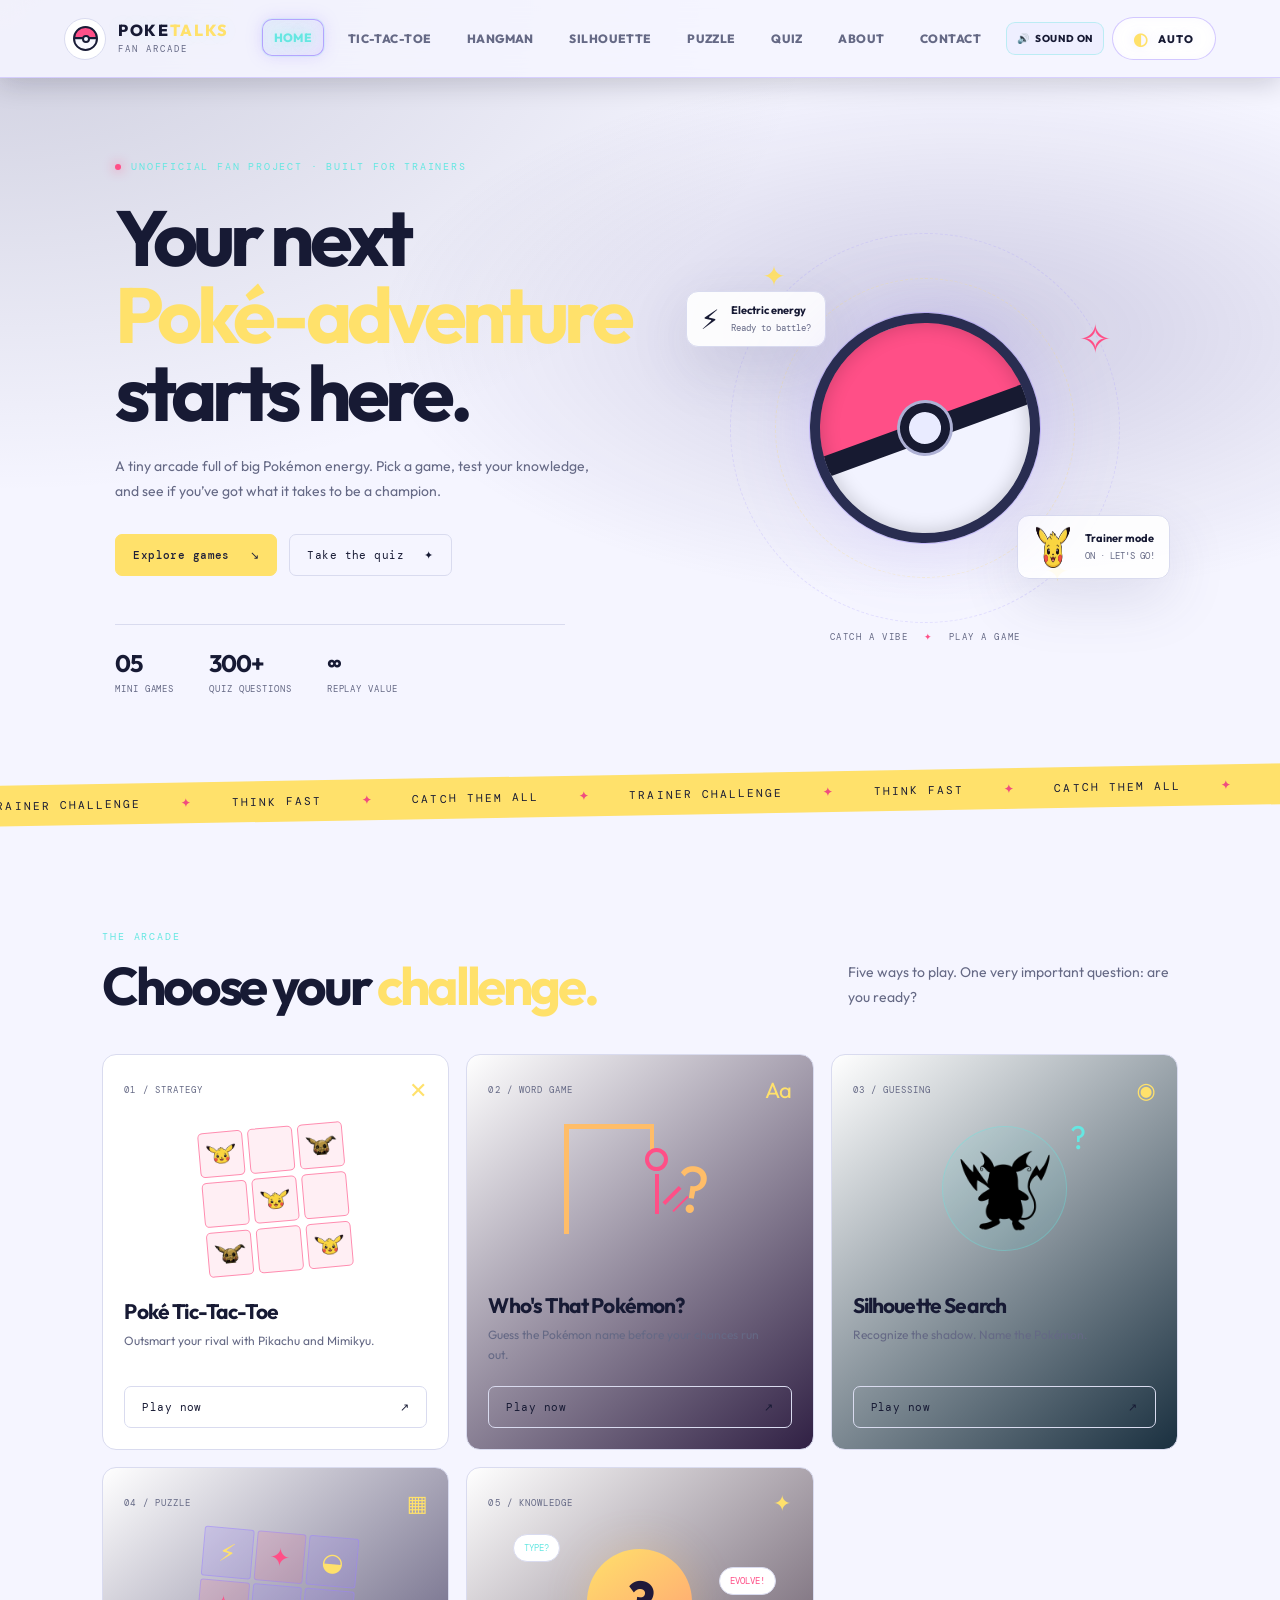
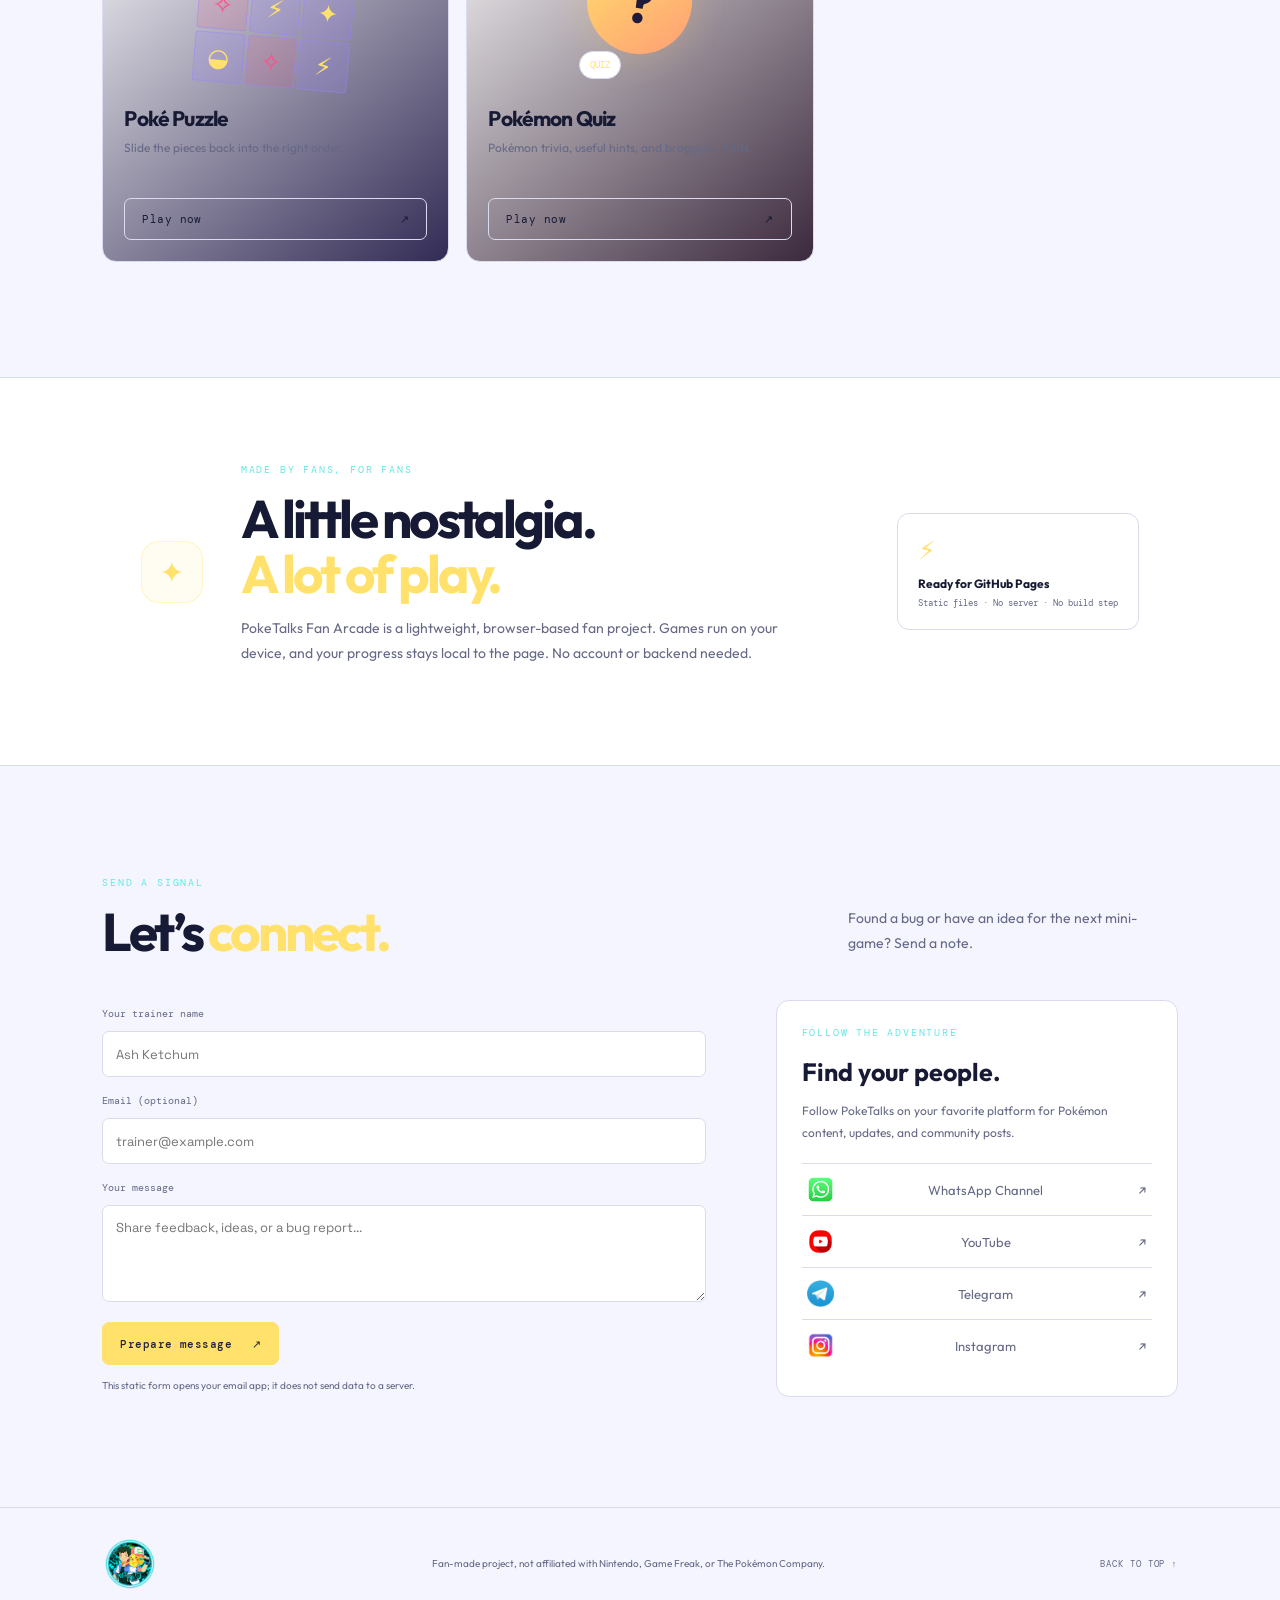
<file: index.html>
<!doctype html>
<html lang="en"><head><meta charset="utf-8"><meta name="viewport" content="width=device-width,initial-scale=1"><meta name="theme-color" content="#101329"><meta name="description" content="A fan-made Pokémon mini-game arcade."><title>PokeTalks — Fan Arcade</title><link rel="preconnect" href="https://fonts.googleapis.com"><link rel="preconnect" href="https://fonts.gstatic.com" crossorigin><link href="https://fonts.googleapis.com/css2?family=Outfit:wght@400;500;600;700;800&family=Space+Grotesk:wght@400;500;600;700&family=DM+Mono:wght@400;500&display=swap" rel="stylesheet"><link rel="stylesheet" href="style.css"></head>
<body><div class="cursor-glow" id="cursorGlow"></div>
<header class="topbar"><div class="brand"><button id="profileBtn" class="profile-btn" aria-label="Open social links"><span class="profile-ball"><i></i></span></button><a href="#home" class="brand-name" aria-label="PokeTalks home">POKE<span>TALKS</span><small>FAN ARCADE</small></a><div class="social-pop" id="socialPop">
<div class="path-line"></div>
<a href="https://whatsapp.com/channel/0029Vb8qEqT0gcfLlgUGkj16" target="_blank" rel="noopener noreferrer"><img src="whatsapp.png" alt=""> <span>WhatsApp Channel</span></a>
<a href="https://youtube.com/@poketalks_yt" target="_blank" rel="noopener noreferrer"><img src="youtube.png" alt=""> <span>YouTube</span></a>
<a href="https://t.me/PokeTalks_Official" target="_blank" rel="noopener noreferrer"><img src="telegram.png" alt=""> <span>Telegram</span></a>
<a href="https://instagram.com/poketalks3" target="_blank" rel="noopener noreferrer"><img src="instagram.png" alt=""> <span>Instagram</span></a>
</div></div>
<nav class="nav-links" aria-label="Main navigation"><a class="nav-home" href="#home">Home</a><a href="#tic-game">Tic-Tac-Toe</a><a href="#hangman-game">Hangman</a><a href="#silhouette-game">Silhouette</a><a href="#puzzle-game">Puzzle</a><a href="#quiz">Quiz</a><a href="#about">About</a><a href="#contact">Contact</a></nav><div class="nav-right"><button id="soundToggle" class="sound-toggle" type="button" aria-pressed="false" title="Mute sound effects"><span id="soundIcon">🔊</span><span id="soundLabel">SOUND ON</span></button><button id="themeBtn" class="theme-btn" title="Cycle auto, light and dark mode"><span id="themeIcon">◐</span><span id="themeLabel">AUTO</span></button><button class="menu-btn" id="menuBtn" aria-label="Toggle menu">☰</button></div></header>
<main id="home"><section class="hero"><div class="hero-copy"><div class="eyebrow"><span class="live-dot"></span> UNOFFICIAL FAN PROJECT · BUILT FOR TRAINERS</div><h1>Your next<br><span>Poké-adventure</span><br>starts here.</h1><p>A tiny arcade full of big Pokémon energy. Pick a game, test your knowledge, and see if you’ve got what it takes to be a champion.</p><div class="hero-actions"><a class="btn primary" href="#games">Explore games <span>↘</span></a><a class="btn ghost" href="#quiz">Take the quiz <span>✦</span></a></div><div class="hero-stats"><div><strong>05</strong><span>MINI GAMES</span></div><div><strong>300+</strong><span>QUIZ QUESTIONS</span></div><div><strong>∞</strong><span>REPLAY VALUE</span></div></div></div><div class="hero-art"><div class="orbit orbit-one"></div><div class="orbit orbit-two"></div><div class="spark s1">✦</div><div class="spark s2">✧</div><div class="spark s3">✦</div><button type="button" class="hero-pokeball" id="heroPokeball" aria-label="Activate Poké Ball" title="Click to activate the Poké Ball"><span class="ball-top"></span><span class="ball-band"></span><span class="ball-button"></span><span class="ball-core" aria-hidden="true">✦</span></button><div class="ball-message" id="ballMessage" role="status" aria-live="polite">Tap the Poké Ball!</div><div class="float-card card-electric"><span>⚡</span><div><b>Electric energy</b><small>Ready to battle?</small></div></div><div class="float-card card-trainer"><img src="pikachu.png" alt="Pikachu-style fan icon"><div><b>Trainer mode</b><small>ON · LET'S GO!</small></div></div><div class="hero-caption">CATCH A VIBE <span>✦</span> PLAY A GAME</div></div></section>
<div class="ticker"><div>TRAINER CHALLENGE <b>✦</b> THINK FAST <b>✦</b> CATCH THEM ALL <b>✦</b> TRAINER CHALLENGE <b>✦</b> THINK FAST <b>✦</b> CATCH THEM ALL <b>✦</b></div></div>
<section id="games" class="section games-section"><div class="section-heading"><div><div class="eyebrow">THE ARCADE</div><h2>Choose your <span>challenge.</span></h2></div><p>Five ways to play. One very important question: are you ready?</p></div><div class="game-grid">
<article class="game-card game-tic" id="tic-game"><div class="card-top"><span class="game-number">01 / STRATEGY</span><span class="game-icon">✕</span></div><div class="mini-board"><div><img src="pikachu.png" alt="Pikachu marker"></div><div></div><div><img src="mimikyu.png" alt="Mimikyu marker"></div><div></div><div><img src="pikachu.png" alt="Pikachu marker"></div><div></div><div><img src="mimikyu.png" alt="Mimikyu marker"></div><div></div><div><img src="pikachu.png" alt="Pikachu marker"></div></div><h3>Poké Tic-Tac-Toe</h3><p>Outsmart your rival with Pikachu and Mimikyu.</p><button class="btn card-btn" data-open="tic">Play now <span>↗</span></button></article>
<article class="game-card game-hang" id="hangman-game"><div class="card-top"><span class="game-number">02 / WORD GAME</span><span class="game-icon">Aa</span></div><div class="hang-art"><div class="gallows"><i></i><b></b><em></em><span></span></div><div class="hang-monster">?</div></div><h3>Who's That Pokémon?</h3><p>Guess the Pokémon name before your chances run out.</p><button class="btn card-btn" data-open="hangman">Play now <span>↗</span></button></article>
<article class="game-card game-sil" id="silhouette-game"><div class="card-top"><span class="game-number">03 / GUESSING</span><span class="game-icon">◉</span></div><div class="sil-art"><div class="sil-circle"><img id="cardSilhouette" src="silhouette1.png" alt="Mystery Pokémon silhouette"></div><span class="question-mark">?</span></div><h3>Silhouette Search</h3><p>Recognize the shadow. Name the Pokémon.</p><button class="btn card-btn" data-open="silhouette">Play now <span>↗</span></button></article>
<article class="game-card game-puzzle" id="puzzle-game"><div class="card-top"><span class="game-number">04 / PUZZLE</span><span class="game-icon">▦</span></div><div class="puzzle-preview"><div class="puzzle-piece p1">⚡</div><div class="puzzle-piece p2">✦</div><div class="puzzle-piece p3">◒</div><div class="puzzle-piece p4">✧</div><div class="puzzle-piece p5">⚡</div><div class="puzzle-piece p6">✦</div><div class="puzzle-piece p7">◒</div><div class="puzzle-piece p8">✧</div><div class="puzzle-piece p9">⚡</div></div><h3>Poké Puzzle</h3><p>Slide the pieces back into the right order.</p><button class="btn card-btn" data-open="puzzle">Play now <span>↗</span></button></article>
<article class="game-card game-quiz" id="quiz"><div class="card-top"><span class="game-number">05 / KNOWLEDGE</span><span class="game-icon">✦</span></div><div class="quiz-art"><div class="quiz-orb">?</div><div class="quiz-pill pill-a">TYPE?</div><div class="quiz-pill pill-b">EVOLVE!</div><div class="quiz-pill pill-c">QUIZ</div></div><h3>Pokémon Quiz</h3><p>Pokémon trivia, useful hints, and bragging rights.</p><button class="btn card-btn" data-open="quiz">Play now <span>↗</span></button></article>
</div></section>
<section id="about" class="about-section"><div class="about-icon">✦</div><div><div class="eyebrow">MADE BY FANS, FOR FANS</div><h2>A little nostalgia.<br><span>A lot of play.</span></h2><p>PokeTalks Fan Arcade is a lightweight, browser-based fan project. Games run on your device, and your progress stays local to the page. No account or backend needed.</p></div><div class="about-note"><span>⚡</span><b>Ready for GitHub Pages</b><small>Static files · No server · No build step</small></div></section>
<section id="contact" class="contact-section"><div class="section-heading"><div><div class="eyebrow">SEND A SIGNAL</div><h2>Let’s <span>connect.</span></h2></div><p>Found a bug or have an idea for the next mini-game? Send a note.</p></div><div class="contact-grid"><form id="feedbackForm" class="feedback-form"><label for="name">Your trainer name</label><input id="name" name="name" required maxlength="80" placeholder="Ash Ketchum"><label for="email">Email (optional)</label><input id="email" name="email" type="email" placeholder="trainer@example.com"><label for="message">Your message</label><textarea id="message" name="message" required rows="4" maxlength="1500" placeholder="Share feedback, ideas, or a bug report..."></textarea><button class="btn primary" type="submit">Prepare message <span>↗</span></button><p class="form-note" id="formNote">This static form opens your email app; it does not send data to a server.</p></form><div class="social-panel">
<div class="eyebrow">FOLLOW THE ADVENTURE</div>
<h3>Find your people.</h3>
<p>Follow PokeTalks on your favorite platform for Pokémon content, updates, and community posts.</p>
<a href="https://whatsapp.com/channel/0029Vb8qEqT0gcfLlgUGkj16" target="_blank" rel="noopener noreferrer"><img src="whatsapp.png" alt=""> <span>WhatsApp Channel</span><span>↗</span></a>
<a href="https://youtube.com/@poketalks_yt" target="_blank" rel="noopener noreferrer"><img src="youtube.png" alt=""> <span>YouTube</span><span>↗</span></a>
<a href="https://t.me/PokeTalks_Official" target="_blank" rel="noopener noreferrer"><img src="telegram.png" alt=""> <span>Telegram</span><span>↗</span></a>
<a href="https://instagram.com/poketalks3" target="_blank" rel="noopener noreferrer"><img src="instagram.png" alt=""> <span>Instagram</span><span>↗</span></a>
</div></div></section></main>
<footer>
<a class="brand-name brand-logo-link" href="#home" aria-label="PokeTalks home">
    <img src="logo.png" alt="PokeTalks Logo" class="site-logo">
</a>
<p>Fan-made project, not affiliated with Nintendo, Game Freak, or The Pokémon Company.</p><a href="#home" class="back-top">BACK TO TOP ↑</a></footer>
<div class="modal-backdrop" id="gameModal" aria-hidden="true"><section class="game-modal" role="dialog" aria-modal="true" aria-labelledby="modalTitle"><button class="modal-close" id="closeModal" aria-label="Close game">×</button><div class="eyebrow">POKETALKS ARCADE</div><h2 id="modalTitle">Game title</h2><div id="modalBody"></div></section></div><script src="app.js"></script></body></html>
</file>
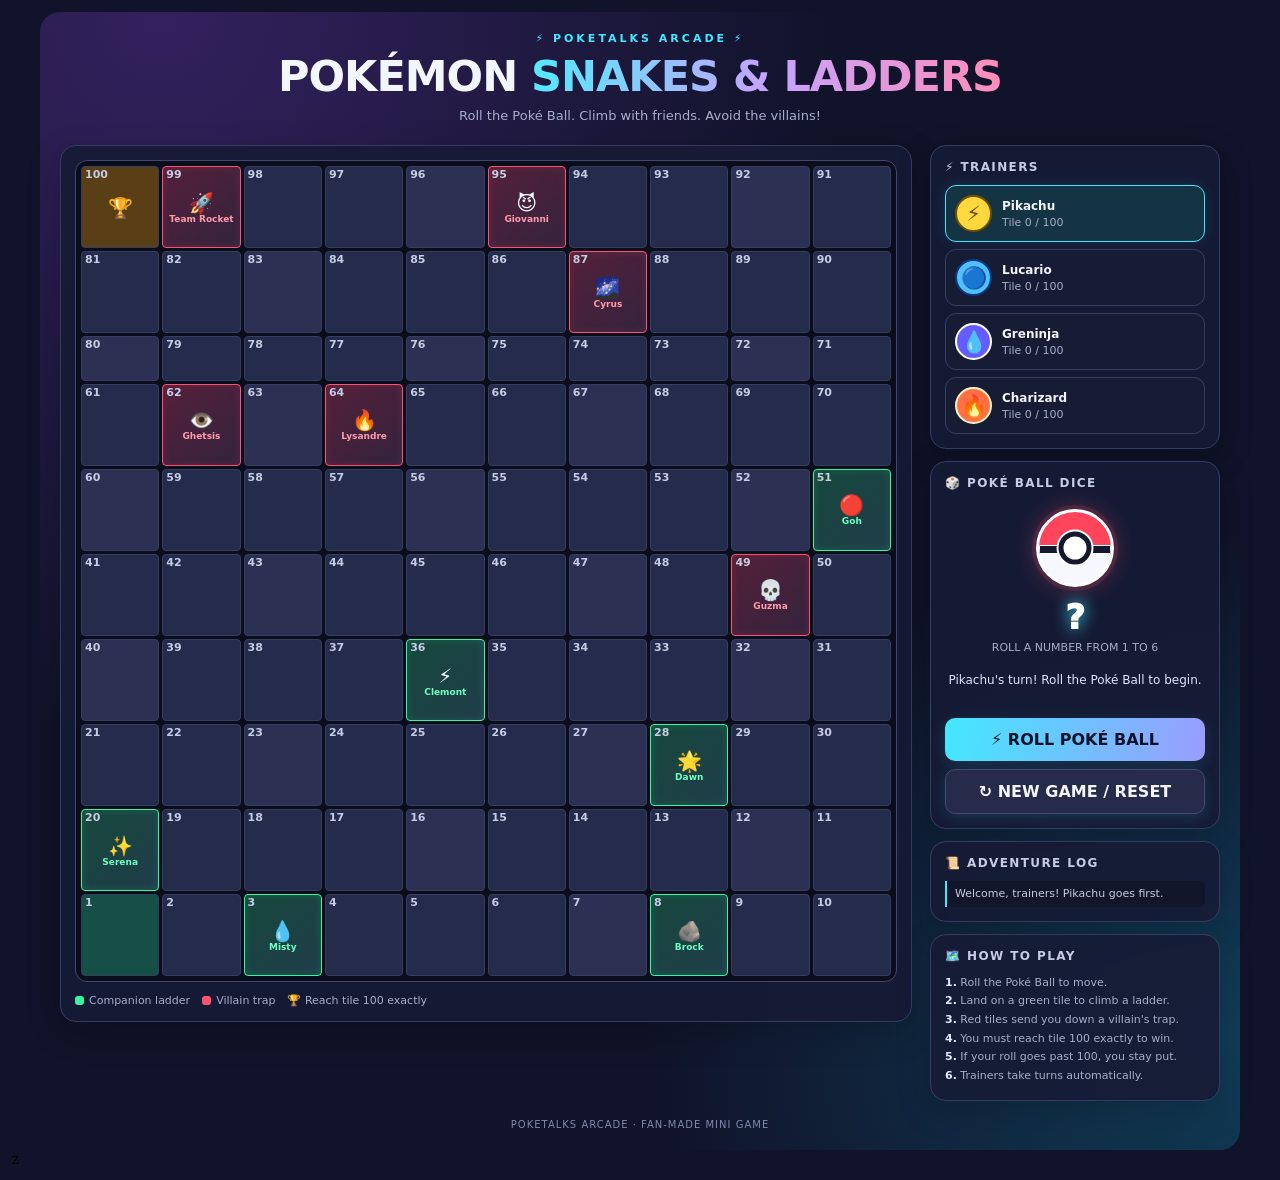
<file: games/SnakeLadder/index.html>
<!DOCTYPE html>
<html lang="en">
<head>
<meta charset="UTF-8">
<meta name="viewport" content="width=device-width, initial-scale=1">
<meta name="theme-color" content="#101329">
<title>Pokémon Snakes & Ladders | PokeTalks Arcade</title>

<style>
#pokeSnake {
  --bg: #101329;
  --panel: #191e3b;
  --text: #f4f6ff;
  --muted: #a6aecb;
  --cyan: #43e8ff;
  --green: #39f5a0;
  --red: #ff526e;
  color: var(--text);
  background:
    radial-gradient(ellipse at 10% 0%, #33215e 0, transparent 45%),
    radial-gradient(ellipse at 100% 90%, #103e58 0, transparent 35%),
    var(--bg);
  font-family: system-ui, -apple-system, sans-serif;
  padding: 20px;
  border-radius: 20px;
  box-sizing: border-box;
  max-width: 1200px;
  margin: 0 auto;
}
#pokeSnake * { box-sizing: border-box; }
#pokeSnake button { font: inherit; cursor: pointer; }
#pokeSnake .ps-header { text-align:center; margin-bottom:22px; }
#pokeSnake .ps-eyebrow {
  color: var(--cyan); letter-spacing:3px; font-size:11px;
  font-weight:900; text-transform:uppercase;
}
#pokeSnake h1 {
  margin:8px 0; line-height:1.1;
  font-size:clamp(25px,5vw,43px);
  letter-spacing:-1px;
}
#pokeSnake .ps-gradient {
  background:linear-gradient(90deg,#54eaff,#c5a4ff,#ff8dba);
  -webkit-background-clip:text; background-clip:text;
  color:transparent;
}
#pokeSnake .ps-subtitle { color:var(--muted); font-size:13px; }
#pokeSnake .ps-layout {
  display:grid; grid-template-columns:minmax(0,1fr) 290px;
  gap:18px; align-items:start;
}
#pokeSnake .ps-panel {
  background:rgba(22,27,53,.91);
  border:1px solid #353c62; border-radius:16px;
  padding:14px; min-width:0;
  box-shadow:0 10px 35px #0003;
}
#pokeSnake .ps-board {
  display:grid; grid-template-columns:repeat(10,minmax(0,1fr));
  gap:3px; padding:5px;
  background:#0a0d1c; border:1px solid #40486c;
  border-radius:12px; aspect-ratio:1;
}
#pokeSnake .ps-tile {
  position:relative; min-width:0; min-height:0;
  border-radius:4px; overflow:hidden;
  display:flex; align-items:center; justify-content:center;
  flex-direction:column; gap:1px;
  background:#242b4b; border:1px solid #363e60;
}
#pokeSnake .ps-tile:nth-child(4n+1) { background:#2c3153; }
#pokeSnake .ps-tile.ps-start { background:#164e48; }
#pokeSnake .ps-tile.ps-finish { background:#5a3e16; }
#pokeSnake .ps-num {
  position:absolute; top:2px; left:3px;
  font-size:clamp(7px,1.2vw,11px);
  color:#c6cce3; font-weight:800; line-height:1;
}
#pokeSnake .ps-tile.ps-ladder {
  background:linear-gradient(140deg,#16483c,#203d4a);
  border-color:#39f5a0; box-shadow:inset 0 0 9px #39f5a025;
}
#pokeSnake .ps-tile.ps-snake {
  background:linear-gradient(140deg,#542039,#34233e);
  border-color:#ff526e; box-shadow:inset 0 0 9px #ff526e22;
}
#pokeSnake .ps-special {
  font-size:clamp(11px,2.2vw,20px);
  line-height:1.05; margin-top:5px;
}
#pokeSnake .ps-tag {
  font-size:clamp(5px,.95vw,9px); font-weight:900;
  line-height:1.1; text-align:center; max-width:100%;
  overflow-wrap:anywhere; padding:0 1px;
}
#pokeSnake .ps-ladder .ps-tag { color:#70ffc0; }
#pokeSnake .ps-snake .ps-tag { color:#ff9aab; }
#pokeSnake .ps-token-row {
  display:flex; flex-wrap:wrap; justify-content:center;
  align-items:center; gap:1px; margin-top:1px; z-index:1;
}
#pokeSnake .ps-token {
  width:clamp(13px,2.3vw,25px);
  height:clamp(13px,2.3vw,25px);
  border-radius:50%; display:grid; place-items:center;
  border:1.5px solid white; font-size:clamp(8px,1.4vw,14px);
  box-shadow:0 0 8px currentColor;
}
#pokeSnake .ps-pikachu { background:#ffd83d; color:#705100; }
#pokeSnake .ps-lucario { background:#52bfff; color:#073b83; }
#pokeSnake .ps-greninja { background:#665bff; color:white; }
#pokeSnake .ps-charizard { background:#ff7043; color:#fff2c9; }
#pokeSnake .ps-legend {
  display:flex; gap:12px; flex-wrap:wrap; margin-top:12px;
  color:var(--muted); font-size:11px;
}
#pokeSnake .ps-legend span { display:flex; align-items:center; gap:5px; }
#pokeSnake .ps-dot {
  width:9px; height:9px; border-radius:3px; display:inline-block;
}
#pokeSnake .ps-side { display:flex; flex-direction:column; gap:12px; }
#pokeSnake .ps-section-title {
  font-size:12px; text-transform:uppercase; letter-spacing:1.4px;
  color:#c7cce4; font-weight:900; margin:0 0 11px;
}
#pokeSnake .ps-player {
  display:flex; align-items:center; gap:10px; padding:9px;
  border:1px solid #373e61; border-radius:11px;
  margin-top:7px; background:#171c35;
}
#pokeSnake .ps-player.ps-active {
  border-color:var(--cyan); background:#153443;
  box-shadow:0 0 15px #43e8ff18;
}
#pokeSnake .ps-avatar {
  width:37px; height:37px; border-radius:50%;
  display:grid; place-items:center; font-size:21px;
  border:2px solid currentColor; flex-shrink:0;
}
#pokeSnake .ps-player-info { flex:1; min-width:0; }
#pokeSnake .ps-player-name { font-size:12px; font-weight:900; }
#pokeSnake .ps-position { color:var(--muted); font-size:11px; margin-top:3px; }
#pokeSnake .ps-dice-area { text-align:center; padding:8px 0; }
#pokeSnake .ps-dice {
  width:78px; height:78px; border-radius:50%;
  position:relative; overflow:hidden; margin:0 auto 12px;
  border:3px solid #fff; padding:0;
  background:linear-gradient(to bottom,#ff455b 0 47%,#f7f7ff 47% 100%);
  box-shadow:0 0 0 4px #ff526e22,0 0 25px #ff526e55;
  transition:filter .2s;
}
#pokeSnake .ps-dice:before {
  content:""; position:absolute; left:0; right:0; top:46%;
  height:7px; background:#15182d; border:1px solid #fff;
}
#pokeSnake .ps-dice:after {
  content:""; position:absolute; width:23px; height:23px;
  border-radius:50%; border:5px solid #15182d;
  background:white; left:50%; top:50%;
  transform:translate(-50%,-50%);
  box-shadow:0 0 0 2px white;
}
#pokeSnake .ps-dice.ps-spinning { animation:ps-throw .65s ease-in-out; }
@keyframes ps-throw {
  0% { transform:translateY(0) rotate(0) scale(1); }
  25% { transform:translateY(-25px) rotate(150deg) scale(1.12); }
  55% { transform:translateY(5px) rotate(340deg) scale(.92); }
  80% { transform:translateY(-8px) rotate(520deg) scale(1.04); }
  100% { transform:translateY(0) rotate(720deg) scale(1); }
}
#pokeSnake .ps-roll-number {
  font-size:34px; font-weight:1000; line-height:1.1;
  color:white; text-shadow:0 0 16px #43e8ff;
}
#pokeSnake .ps-roll-caption { color:var(--muted); font-size:11px; margin-top:4px; }
#pokeSnake .ps-btn {
  border:0; border-radius:10px; padding:12px;
  font-weight:900; width:100%; color:#101329;
  background:linear-gradient(100deg,#43e8ff,#9a9cff);
  box-shadow:0 4px 16px #43e8ff20;
}
#pokeSnake .ps-btn:disabled { opacity:.45; cursor:not-allowed; }
#pokeSnake .ps-reset {
  background:#252b49; color:#f4f6ff;
  border:1px solid #454c70; margin-top:8px;
}
#pokeSnake .ps-status {
  font-size:12px; color:#dce5ff; text-align:center;
  line-height:1.5; min-height:38px; margin:9px 0;
}
#pokeSnake .ps-log {
  max-height:190px; overflow:auto; display:flex;
  flex-direction:column; gap:7px;
}
#pokeSnake .ps-log-item {
  font-size:11px; line-height:1.45; color:#c5cbe1;
  border-left:2px solid #505b87; padding:5px 8px;
  background:#11162b; border-radius:0 6px 6px 0;
}
#pokeSnake .ps-log-item:first-child { border-color:var(--cyan); }
#pokeSnake .ps-rules { font-size:11px; color:var(--muted); line-height:1.7; }
#pokeSnake .ps-rules strong { color:#e6eaff; }
#pokeSnake .ps-footer {
  text-align:center; margin-top:18px; font-size:10px;
  color:#8189ac; letter-spacing:1px;
}
@media(max-width:760px) {
  #pokeSnake { padding:12px; border-radius:12px; }
  #pokeSnake .ps-layout { grid-template-columns:1fr; }
  #pokeSnake .ps-side { display:grid; grid-template-columns:1fr; }
  #pokeSnake .ps-panel { padding:10px; }
  #pokeSnake .ps-board { gap:2px; padding:3px; }
  #pokeSnake .ps-num { top:2px; left:2px; }
}
@media(prefers-reduced-motion:reduce) {
  #pokeSnake .ps-dice.ps-spinning { animation-duration:.01ms; }
}
</style>
</head>

<body style="margin:0;background:#101329;padding:12px">
<div id="pokeSnake">
  <header class="ps-header">
    <div class="ps-eyebrow">⚡ PokeTalks Arcade ⚡</div>
    <h1>POKÉMON <span class="ps-gradient">SNAKES & LADDERS</span></h1>
    <div class="ps-subtitle">Roll the Poké Ball. Climb with friends. Avoid the villains!</div>
  </header>

  <div class="ps-layout">
    <section class="ps-panel">
      <div id="psBoard" class="ps-board" aria-label="Snakes and ladders game board"></div>
      <div class="ps-legend">
        <span><i class="ps-dot" style="background:#39f5a0"></i> Companion ladder</span>
        <span><i class="ps-dot" style="background:#ff526e"></i> Villain trap</span>
        <span>🏆 Reach tile 100 exactly</span>
      </div>
    </section>

    <aside class="ps-side">
      <section class="ps-panel">
        <h2 class="ps-section-title">⚡ Trainers</h2>
        <div id="psPlayers"></div>
      </section>

      <section class="ps-panel">
        <h2 class="ps-section-title">🎲 Poké Ball Dice</h2>
        <div class="ps-dice-area">
          <button id="psDice" class="ps-dice" aria-label="Roll Poké Ball dice"></button>
          <div id="psRollNumber" class="ps-roll-number">?</div>
          <div class="ps-roll-caption">ROLL A NUMBER FROM 1 TO 6</div>
        </div>
        <div id="psStatus" class="ps-status" aria-live="polite">
          Pikachu's turn! Roll the Poké Ball to begin.
        </div>
        <button id="psRoll" class="ps-btn">⚡ ROLL POKÉ BALL</button>
        <button id="psReset" class="ps-btn ps-reset">↻ NEW GAME / RESET</button>
      </section>

      <section class="ps-panel">
        <h2 class="ps-section-title">📜 Adventure Log</h2>
        <div id="psLog" class="ps-log" aria-live="polite">
          <div class="ps-log-item">Welcome, trainers! Your adventure begins.</div>
        </div>
      </section>

      <section class="ps-panel">
        <h2 class="ps-section-title">🗺️ How to Play</h2>
        <div class="ps-rules">
          <strong>1.</strong> Roll the Poké Ball to move.<br>
          <strong>2.</strong> Land on a green tile to climb a ladder.<br>
          <strong>3.</strong> Red tiles send you down a villain's trap.<br>
          <strong>4.</strong> You must reach tile 100 exactly to win.<br>
          <strong>5.</strong> If your roll goes past 100, you stay put.<br>
          <strong>6.</strong> Trainers take turns automatically.
        </div>
      </section>
    </aside>
  </div>

  <div class="ps-footer">POKETALKS ARCADE · FAN-MADE MINI GAME</div>
</div>

<script>
(() => {
  "use strict";

  const root = document.getElementById("pokeSnake");
  if (!root || root.dataset.initialized) return;
  root.dataset.initialized = "true";

  const $ = id => root.querySelector("#" + id);

  const players = [
    { name:"Pikachu", emoji:"⚡", css:"ps-pikachu", pos:0 },
    { name:"Lucario", emoji:"🔵", css:"ps-lucario", pos:0 },
    { name:"Greninja", emoji:"💧", css:"ps-greninja", pos:0 },
    { name:"Charizard", emoji:"🔥", css:"ps-charizard", pos:0 }
  ];

  // Start tile -> destination tile.
  const ladders = {
    3:  { to:22, name:"Misty", emoji:"💧" },
    8:  { to:30, name:"Brock", emoji:"🪨" },
    20: { to:41, name:"Serena", emoji:"✨" },
    28: { to:55, name:"Dawn", emoji:"🌟" },
    36: { to:57, name:"Clemont", emoji:"⚡" },
    51: { to:72, name:"Goh", emoji:"🔴" }
  };

  const snakes = {
    99: { to:78, name:"Team Rocket", emoji:"🚀" },
    95: { to:75, name:"Giovanni", emoji:"😈" },
    87: { to:24, name:"Cyrus", emoji:"🌌" },
    64: { to:42, name:"Lysandre", emoji:"🔥" },
    62: { to:19, name:"Ghetsis", emoji:"👁️" },
    49: { to:11, name:"Guzma", emoji:"💀" }
  };

  const board = $("psBoard");
  const tileMap = {};
  let current = 0;
  let busy = false;
  let gameOver = false;
  let logs = [];

  // Standard serpentine board: tile 1 is at bottom-left.
  for (let row = 9; row >= 0; row--) {
    for (let col = 0; col < 10; col++) {
      const number = row % 2 === 0
        ? row * 10 + col + 1
        : row * 10 + (10 - col);

      const tile = document.createElement("div");
      tile.className = "ps-tile";
      tile.dataset.tile = number;

      const num = document.createElement("span");
      num.className = "ps-num";
      num.textContent = number;
      tile.appendChild(num);

      if (ladders[number]) {
        tile.classList.add("ps-ladder");
        const badge = document.createElement("span");
        badge.className = "ps-special";
        badge.textContent = ladders[number].emoji;
        const tag = document.createElement("span");
        tag.className = "ps-tag";
        tag.textContent = ladders[number].name;
        tile.append(badge, tag);
        tile.title = ladders[number].name + ": climb to " + ladders[number].to;
      } else if (snakes[number]) {
        tile.classList.add("ps-snake");
        const badge = document.createElement("span");
        badge.className = "ps-special";
        badge.textContent = snakes[number].emoji;
        const tag = document.createElement("span");
        tag.className = "ps-tag";
        tag.textContent = snakes[number].name;
        tile.append(badge, tag);
        tile.title = snakes[number].name + ": slide to " + snakes[number].to;
      } else if (number === 1) {
        tile.classList.add("ps-start");
        tile.title = "Starting tile";
      } else if (number === 100) {
        tile.classList.add("ps-finish");
        const badge = document.createElement("span");
        badge.className = "ps-special";
        badge.textContent = "🏆";
        tile.appendChild(badge);
        tile.title = "Finish tile";
      }

      const tokenRow = document.createElement("div");
      tokenRow.className = "ps-token-row";
      tile.appendChild(tokenRow);
      tileMap[number] = tile;
      board.appendChild(tile);
    }
  }

  function addLog(message) {
    logs.unshift(message);
    logs = logs.slice(0, 25);
    const log = $("psLog");
    log.replaceChildren();

    logs.forEach(message => {
      const item = document.createElement("div");
      item.className = "ps-log-item";
      item.textContent = message;
      log.appendChild(item);
    });
  }

  function render() {
    // Render character tokens on the correct board tiles.
    Object.values(tileMap).forEach(tile => {
      tile.querySelector(".ps-token-row").replaceChildren();
    });

    players.forEach(player => {
      if (player.pos < 1) return;

      const token = document.createElement("span");
      token.className = "ps-token " + player.css;
      token.textContent = player.emoji;
      token.title = player.name;
      token.setAttribute("aria-label", player.name);

      tileMap[player.pos].querySelector(".ps-token-row").appendChild(token);
    });

    const panel = $("psPlayers");
    panel.replaceChildren();

    players.forEach((player, index) => {
      const card = document.createElement("div");
      card.className = "ps-player" + (index === current && !gameOver
        ? " ps-active" : "");

      const avatar = document.createElement("div");
      avatar.className = "ps-avatar " + player.css;
      avatar.textContent = player.emoji;

      const info = document.createElement("div");
      info.className = "ps-player-info";

      const name = document.createElement("div");
      name.className = "ps-player-name";
      name.textContent = player.name;

      const position = document.createElement("div");
      position.className = "ps-position";
      position.textContent = "Tile " + player.pos + " / 100";

      info.append(name, position);
      card.append(avatar, info);

      if (gameOver && index === current) {
        const trophy = document.createElement("span");
        trophy.textContent = "🏆";
        card.appendChild(trophy);
      }

      panel.appendChild(card);
    });

    $("psRoll").disabled = busy || gameOver;
    $("psDice").disabled = busy || gameOver;
  }

  function setStatus(message) {
    $("psStatus").textContent = message;
  }

  function wait(ms) {
    return new Promise(resolve => setTimeout(resolve, ms));
  }

  async function rollDice() {
    if (busy || gameOver) return;

    busy = true;
    render();

    const dice = $("psDice");
    dice.classList.remove("ps-spinning");
    // Restart CSS animation.
    void dice.offsetWidth;
    dice.classList.add("ps-spinning");

    setStatus(players[current].name + " is rolling...");
    await wait(650);
    dice.classList.remove("ps-spinning");

    if (gameOver) return;

    const roll = Math.floor(Math.random() * 6) + 1;
    $("psRollNumber").textContent = roll;

    const player = players[current];
    const oldPosition = player.pos;
    const target = oldPosition + roll;

    addLog(player.name + " rolled " + roll + ".");

    if (target > 100) {
      setStatus(player.name + " needs an exact roll to reach 100!");
      addLog(player.name + " stays on tile " + oldPosition + ".");
    } else {
      player.pos = target;
      addLog(player.name + " moved to tile " + target + ".");
      render();

      await wait(350);

      if (ladders[player.pos]) {
        const ladder = ladders[player.pos];
        setStatus("🟢 " + ladder.name + " helps " + player.name + " climb!");
        addLog("🪜 " + ladder.name + " climbed " +
          player.pos + " → " + ladder.to + "!");
        player.pos = ladder.to;
      } else if (snakes[player.pos]) {
        const snake = snakes[player.pos];
        setStatus("🔴 " + snake.name + " caught " + player.name + "!");
        addLog("🐍 " + snake.name + " sent " +
          player.name + " down " + player.pos + " → " + snake.to + ".");
        player.pos = snake.to;
      }

      render();
      await wait(350);

      if (player.pos === 100) {
        gameOver = true;
        setStatus("🏆 " + player.name + " wins the adventure!");
        addLog("🏆 " + player.name + " is the champion!");
        render();
        busy = false;
        return;
      }
    }

    current = (current + 1) % players.length;
    setStatus("Next turn: " + players[current].name + "!");
    render();
    busy = false;
  }

  function resetGame() {
    if (busy) return;

    players.forEach(player => player.pos = 0);
    current = 0;
    gameOver = false;
    $("psRollNumber").textContent = "?";
    logs = [];
    addLog("New adventure started! Pikachu goes first.");
    setStatus("Pikachu's turn! Roll the Poké Ball to begin.");
    render();
  }

  $("psRoll").addEventListener("click", rollDice);
  $("psDice").addEventListener("click", rollDice);
  $("psReset").addEventListener("click", resetGame);

  addLog("Welcome, trainers! Pikachu goes first.");
  render();
})();
</script>
</body>
</html>
z
</file>
<file: style.css>
@import url('https://fonts.googleapis.com/css2?family=DM+Mono:wght@400;500&family=Space+Grotesk:wght@400;500;600;700&display=swap');
:root{--bg:#101329;--panel:#191d38;--panel2:#202545;--text:#f6f6ff;--muted:#a4a8c5;--line:#33395d;--pink:#ff4f87;--yellow:#ffe16b;--cyan:#65e7e2;--purple:#9b83ff;--shadow:0 20px 60px #05071655}*{box-sizing:border-box}html{scroll-behavior:smooth;scroll-padding-top:90px}body{margin:0;background:var(--bg);color:var(--text);font-family:'Space Grotesk',sans-serif;overflow-x:hidden}body.light{--bg:#f5f5ff;--panel:#fff;--panel2:#eeefff;--text:#171a34;--muted:#656985;--line:#d9dbef;--shadow:0 20px 60px #41457522}.cursor-glow{position:fixed;z-index:100;pointer-events:none;width:220px;height:220px;border-radius:50%;background:radial-gradient(circle,#9b83ff15,transparent 70%);transform:translate(-50%,-50%);mix-blend-mode:screen}.topbar{height:78px;position:fixed;inset:0 0 auto;z-index:50;display:flex;align-items:center;padding:0 clamp(18px,5vw,76px);background:color-mix(in srgb,var(--bg) 88%,transparent);backdrop-filter:blur(18px);border-bottom:1px solid #ffffff12}.brand{display:flex;align-items:center;gap:13px;position:relative;min-width:230px}.profile-btn{width:42px;height:42px;border:1px solid var(--line);border-radius:50%;background:var(--panel);display:grid;place-items:center;cursor:pointer;transition:.25s}.profile-btn:hover{border-color:var(--yellow);box-shadow:0 0 22px #ffe16b45;transform:rotate(-8deg)}.profile-ball{width:25px;height:25px;border:2px solid var(--text);border-radius:50%;display:block;position:relative;overflow:hidden;background:linear-gradient(var(--pink) 0 43%,var(--text) 44% 54%,#f8f8ff 55%)}.profile-ball i{position:absolute;left:7px;top:7px;width:8px;height:8px;border:2px solid var(--text);border-radius:50%;background:var(--bg)}.brand-name{font-weight:700;letter-spacing:.08em;font-size:15px;text-decoration:none;color:var(--text);line-height:1.05}.brand-name span{color:var(--yellow)}.brand-name small{display:block;font:9px 'DM Mono',monospace;letter-spacing:.24em;color:var(--muted);margin-top:5px}.nav-links{display:flex;gap:34px;margin:auto}.nav-links a{font:11px 'DM Mono',monospace;letter-spacing:.1em;text-transform:uppercase;text-decoration:none;color:var(--muted);transition:.2s}.nav-links a:hover{color:var(--yellow)}.nav-right{display:flex;gap:10px;align-items:center;min-width:230px;justify-content:flex-end}.theme-btn{display:flex;align-items:center;gap:8px;background:var(--panel);border:1px solid var(--line);border-radius:30px;padding:10px 13px;color:var(--text);font:10px 'DM Mono',monospace;letter-spacing:.1em;cursor:pointer}.theme-btn span:first-child{color:var(--yellow);font-size:17px}.menu-btn{display:none;background:none;border:0;color:var(--text);font-size:22px}.social-pop{position:absolute;top:54px;left:0;background:var(--panel);border:1px solid var(--line);border-radius:15px;padding:12px;width:195px;display:grid;gap:7px;opacity:0;visibility:hidden;transform:translateY(-8px);transition:.22s;box-shadow:var(--shadow)}.social-pop.open{opacity:1;visibility:visible;transform:translateY(0)}.social-pop a,.social-panel a{display:flex;align-items:center;gap:10px;color:var(--text);text-decoration:none;font-size:13px;padding:8px;border-radius:9px;position:relative;z-index:1;transition:.2s}.social-pop a:hover,.social-panel a:hover{background:var(--panel2);transform:translateX(4px);color:var(--yellow)}.social-pop img,.social-panel img{width:27px;height:27px}.path-line{position:absolute;left:25px;top:30px;bottom:30px;border-left:1px dashed var(--purple);opacity:.7}.hero{padding:160px clamp(22px,9vw,140px) 80px;display:grid;grid-template-columns:1.04fr .96fr;align-items:center;min-height:670px;gap:4vw;background:radial-gradient(ellipse at 75% 43%,#3e347c35,transparent 43%),radial-gradient(ellipse at 0 0,#25275030,transparent 45%)}.eyebrow{font:10px 'DM Mono',monospace;letter-spacing:.18em;color:var(--cyan);text-transform:uppercase;display:flex;align-items:center;gap:10px}.live-dot{width:6px;height:6px;background:var(--pink);border-radius:50%;box-shadow:0 0 12px var(--pink)}h1{font-size:clamp(48px,6.1vw,86px);letter-spacing:-.065em;line-height:.99;margin:26px 0 23px;font-weight:700}h1 span,h2 span{color:var(--yellow)}.hero-copy>p,.section-heading>p,.about-section p,.social-panel>p{color:var(--muted);font-size:14px;line-height:1.8;max-width:475px}.hero-actions{display:flex;gap:12px;margin-top:30px}.btn{border:1px solid var(--line);padding:13px 17px;border-radius:7px;font:11px 'DM Mono',monospace;letter-spacing:.04em;text-decoration:none;display:inline-flex;align-items:center;justify-content:space-between;gap:20px;cursor:pointer;transition:transform .2s,box-shadow .2s,background .2s;color:var(--text);background:transparent}.btn:hover{transform:translateY(-3px);box-shadow:0 8px 25px #0002}.btn.primary{background:var(--yellow);border-color:var(--yellow);color:#20213a;font-weight:500}.btn.primary:hover{box-shadow:0 0 26px #ffe16b40}.btn.ghost:hover{border-color:var(--purple)}.hero-stats{display:flex;gap:35px;margin-top:48px;padding-top:23px;border-top:1px solid var(--line);max-width:450px}.hero-stats div{display:grid;gap:4px}.hero-stats strong{font-size:24px;letter-spacing:-.04em}.hero-stats span{font:9px 'DM Mono',monospace;letter-spacing:.1em;color:var(--muted)}.hero-art{height:430px;position:relative;display:grid;place-items:center}.orbit{position:absolute;border:1px dashed #a99bff40;border-radius:50%;width:390px;height:390px;animation:spin 36s linear infinite}.orbit-two{width:300px;height:300px;border-color:#ffe16b45;animation-direction:reverse;animation-duration:25s}.hero-pokeball{width:230px;height:230px;border-radius:50%;position:relative;overflow:hidden;background:linear-gradient(#ff4f87 0 47%,#171a31 48% 54%,#f2f3ff 55%);border:10px solid #292d51;box-shadow:0 0 0 1px #9b83ff65,0 0 75px #9b83ff35, inset 0 0 20px #0003;transform:rotate(-20deg);animation:float 5s ease-in-out infinite}.ball-top{position:absolute;inset:0 0 52%}.ball-band{position:absolute;top:46%;left:0;right:0;height:10%;background:#171a31}.ball-button{position:absolute;top:38%;left:38%;width:24%;height:24%;border:9px solid #171a31;border-radius:50%;background:#e9ebff;box-shadow:0 0 0 3px #aeb1d5}.spark{position:absolute;color:var(--yellow);font-size:28px;animation:float 4s ease-in-out infinite}.s1{top:45px;left:16%}.s2{right:11%;top:100px;color:var(--pink);font-size:40px;animation-delay:-1s}.s3{bottom:55px;right:20%;animation-delay:-2s}.float-card{position:absolute;display:flex;align-items:center;gap:11px;background:color-mix(in srgb,var(--panel) 90%,transparent);border:1px solid var(--line);border-radius:12px;padding:10px 14px;box-shadow:var(--shadow);animation:float 5s ease-in-out infinite}.float-card b,.float-card small{display:block}.float-card b{font-size:11px}.float-card small{font:9px 'DM Mono',monospace;color:var(--muted);margin-top:5px}.card-electric{top:78px;left:0}.card-electric>span{font-size:27px}.card-trainer{bottom:64px;right:-5px;animation-delay:-2.2s}.card-trainer img{width:42px;height:42px}.hero-caption{position:absolute;bottom:0;font:9px 'DM Mono',monospace;letter-spacing:.17em;color:var(--muted)}.hero-caption span{color:var(--pink);padding:0 9px}.ticker{background:var(--yellow);color:#171a34;overflow:hidden;white-space:nowrap;padding:13px 0;transform:rotate(-1deg) scale(1.02)}.ticker div{font:11px 'DM Mono',monospace;letter-spacing:.17em;animation:marquee 26s linear infinite}.ticker b{padding:0 30px;color:#f04d7f}.section{padding:115px clamp(22px,8vw,120px)}.section-heading{display:flex;align-items:end;justify-content:space-between;gap:30px;margin-bottom:40px}.section-heading h2,.about-section h2{font-size:clamp(34px,4.3vw,53px);letter-spacing:-.06em;line-height:1.05;margin:15px 0 0}.section-heading>p{max-width:330px;margin-bottom:4px}.game-grid{display:grid;grid-template-columns:repeat(3,minmax(0,1fr));gap:17px}.game-card{min-height:395px;border:1px solid var(--line);border-radius:14px;padding:21px;background:var(--panel);position:relative;overflow:hidden;transition:transform .25s,border-color .25s,box-shadow .25s;display:flex;flex-direction:column}.game-card:hover{transform:translateY(-5px);border-color:#8172ce;box-shadow:var(--shadow)}.game-number{font:9px 'DM Mono',monospace;letter-spacing:.12em;color:var(--muted)}.card-top{display:flex;justify-content:space-between;align-items:center}.game-icon{font-size:22px;color:var(--yellow)}.game-card h3{font-size:21px;letter-spacing:-.04em;margin:18px 0 7px}.game-card p{font-size:12px;line-height:1.7;color:var(--muted);margin:0 0 20px;max-width:290px}.card-btn{width:100%;margin-top:auto}.mini-board{height:145px;display:grid;grid-template-columns:repeat(3,1fr);gap:5px;width:145px;margin:23px auto 8px;transform:rotate(-5deg)}.mini-board>div{border:1px solid #ff8db0;background:#ff4f8717;border-radius:5px;display:grid;place-items:center}.mini-board img{width:35px;height:35px;object-fit:contain}.game-hang{background:linear-gradient(140deg,var(--panel),#302044)}.hang-art{height:170px;position:relative;display:grid;place-items:center}.gallows{width:90px;height:110px;position:absolute;left:25%;top:20px;border-left:5px solid #ffbd68;border-top:5px solid #ffbd68}.gallows i{position:absolute;right:0;top:0;height:23px;border-right:4px solid #ffbd68}.gallows b{position:absolute;right:-14px;top:19px;width:23px;height:23px;border:4px solid var(--pink);border-radius:50%}.gallows em{position:absolute;right:-5px;top:45px;height:40px;border-left:4px solid var(--pink)}.gallows span{position:absolute;right:-20px;top:55px;height:23px;border-left:4px solid var(--pink);transform:rotate(45deg);box-shadow:12px 0 0 -1px var(--pink)}.hang-monster{font-size:64px;color:#ffbd68;margin-left:105px;transform:rotate(8deg)}.game-sil{background:linear-gradient(140deg,var(--panel),#1a3040)}.sil-art{height:170px;display:grid;place-items:center;position:relative}.sil-circle{width:125px;height:125px;border-radius:50%;background:#65e7e218;border:1px solid #65e7e255;display:grid;place-items:center}.sil-circle img{width:105px;height:105px;object-fit:contain;filter:brightness(0)}.question-mark{position:absolute;right:23%;top:13px;font-size:32px;color:var(--cyan)}.game-puzzle{background:linear-gradient(140deg,var(--panel),#322b55)}.puzzle-preview{width:155px;height:155px;display:grid;grid-template-columns:repeat(3,1fr);gap:3px;margin:15px auto 0;transform:rotate(5deg)}.puzzle-piece{display:grid;place-items:center;background:#9b83ff33;border:1px solid #9b83ff7a;border-radius:3px;font-size:25px;color:var(--yellow)}.p2,.p4,.p8{background:#ff4f8722;color:var(--pink)}.game-quiz{background:linear-gradient(140deg,var(--panel),#3b293d)}.quiz-art{height:170px;position:relative;display:grid;place-items:center}.quiz-orb{width:105px;height:105px;border-radius:50%;display:grid;place-items:center;font-size:57px;font-weight:700;color:#201a3a;background:linear-gradient(135deg,var(--yellow),#ff9d75);box-shadow:0 0 40px #ffbe6140;transform:rotate(10deg)}.quiz-pill{position:absolute;border:1px solid var(--line);background:var(--panel);border-radius:20px;padding:7px 10px;font:9px 'DM Mono',monospace}.pill-a{top:17px;left:8%;color:var(--cyan)}.pill-b{right:5%;top:50px;color:var(--pink)}.pill-c{bottom:8px;left:30%;color:var(--yellow)}.about-section{padding:85px clamp(22px,11vw,165px);display:grid;grid-template-columns:70px 1fr auto;align-items:center;gap:30px;background:var(--panel);border-block:1px solid var(--line)}.about-icon{width:62px;height:62px;border-radius:18px;background:#ffe16b17;border:1px solid #ffe16b55;display:grid;place-items:center;font-size:30px;color:var(--yellow)}.about-section p{max-width:570px}.about-note{border:1px solid var(--line);padding:20px;border-radius:12px;min-width:220px}.about-note span{font-size:25px;color:var(--yellow)}.about-note b,.about-note small{display:block}.about-note b{font-size:12px;margin:10px 0 6px}.about-note small{font:9px 'DM Mono',monospace;color:var(--muted)}.contact-section{padding:110px clamp(22px,8vw,120px)}.contact-grid{display:grid;grid-template-columns:1.2fr .8fr;gap:70px}.feedback-form{display:grid;gap:10px}.feedback-form label{font:10px 'DM Mono',monospace;color:var(--muted);margin-top:7px}.feedback-form input,.feedback-form textarea{width:100%;border:1px solid var(--line);background:var(--panel);border-radius:7px;padding:13px;color:var(--text);font:13px 'Space Grotesk',sans-serif;outline:none;resize:vertical}.feedback-form input:focus,.feedback-form textarea:focus{border-color:var(--purple);box-shadow:0 0 0 3px #9b83ff19}.feedback-form button{justify-self:start;margin-top:10px}.form-note{font-size:10px;color:var(--muted);margin:4px 0}.social-panel{border:1px solid var(--line);border-radius:13px;padding:25px;background:var(--panel);align-self:start}.social-panel h3{font-size:25px;margin:17px 0 8px}.social-panel>p{font-size:12px;margin-bottom:20px}.social-panel a{border-top:1px solid var(--line);border-radius:0;padding:12px 5px}.social-panel a span{margin-left:auto;color:var(--muted)}footer{border-top:1px solid var(--line);padding:28px clamp(22px,8vw,120px);display:flex;align-items:center;gap:25px}footer p{font-size:10px;color:var(--muted);margin:auto}footer .brand-name{flex-shrink:0}.back-top{font:9px 'DM Mono',monospace;color:var(--muted);text-decoration:none;letter-spacing:.1em}.modal-backdrop{position:fixed;z-index:80;inset:0;background:#080a17c9;backdrop-filter:blur(9px);display:none;align-items:center;justify-content:center;padding:20px}.modal-backdrop.open{display:flex}.game-modal{width:min(690px,100%);max-height:min(85vh,900px);overflow:auto;position:relative;background:var(--panel);border:1px solid var(--line);border-radius:18px;padding:30px;box-shadow:var(--shadow)}.modal-close{position:absolute;right:18px;top:13px;border:0;background:transparent;color:var(--muted);font-size:30px;cursor:pointer}.game-modal h2{font-size:31px;letter-spacing:-.05em;margin:12px 0 22px}.game-modal .eyebrow{font-size:9px}.game-ui{text-align:center}.game-ui p{color:var(--muted);font-size:13px;line-height:1.7}.game-ui button,.game-ui select{background:var(--panel2);color:var(--text);border:1px solid var(--line);border-radius:7px;padding:10px 13px;cursor:pointer;font:12px 'Space Grotesk',sans-serif}.game-ui button:hover{border-color:var(--yellow)}.tic-board{display:grid;grid-template-columns:repeat(3,95px);gap:8px;justify-content:center;margin:20px auto}.tic-cell{width:95px;height:95px!important;padding:7px!important;display:grid;place-items:center;background:var(--panel2)!important}.tic-cell img{width:68px;height:68px;object-fit:contain}.game-status{font-weight:600;color:var(--yellow)!important;min-height:24px}.letter-slots{display:flex;gap:7px;justify-content:center;flex-wrap:wrap;margin:22px 0}.letter-slot{width:30px;height:40px;border-bottom:2px solid var(--cyan);display:grid;place-items:center;font-weight:700}.letter-slot.blank{color:transparent}.letter-keys{display:flex;justify-content:center;gap:6px;flex-wrap:wrap;max-width:490px;margin:0 auto 20px}.letter-keys button{min-width:33px;padding:8px 0}.letter-keys button:disabled{opacity:.25;cursor:default}.silhouette-img{width:180px;height:180px;object-fit:contain;filter:brightness(0);background:var(--panel2);border-radius:50%;padding:12px}.answer-options{display:flex;flex-wrap:wrap;justify-content:center;gap:9px;margin:20px 0}.answer-options button{min-width:115px}.puzzle-controls{display:flex;justify-content:center;gap:10px;flex-wrap:wrap;margin:15px}.puzzle-grid{display:grid;grid-template-columns:repeat(3,90px);gap:4px;justify-content:center;margin:20px auto}.puzzle-tile{width:90px;height:90px!important;font-size:20px!important;font-weight:700;background:linear-gradient(145deg,#9b83ff50,#65e7e220)!important}.puzzle-tile.empty{background:var(--bg)!important;border:1px dashed var(--line)!important;color:transparent}.quiz-progress{height:5px;background:var(--line);border-radius:9px;overflow:hidden;margin:15px 0 22px}.quiz-progress span{display:block;height:100%;background:var(--cyan);transition:width .3s}.quiz-question{font-size:19px!important;color:var(--text)!important;font-weight:600}.quiz-hint{color:var(--yellow)!important;min-height:20px}.quiz-meta{font:10px 'DM Mono',monospace;color:var(--muted)}.quiz-answer{display:flex;gap:8px;max-width:450px;margin:15px auto}.quiz-answer input{min-width:0;flex:1;background:var(--panel2);color:var(--text);border:1px solid var(--line);border-radius:7px;padding:11px}.quiz-answer button{background:var(--yellow);color:#171a34;border-color:var(--yellow)}@keyframes spin{to{transform:rotate(360deg)}}@keyframes float{0%,100%{translate:0 0}50%{translate:0 -10px}}@keyframes marquee{to{transform:translateX(-50%)}}@media(max-width:1000px){.brand,.nav-right{min-width:180px}.hero{padding-inline:6vw}.hero-art{transform:scale(.9)}.game-grid{grid-template-columns:repeat(2,minmax(0,1fr))}.about-section{grid-template-columns:60px 1fr}.about-note{grid-column:2}.contact-grid{gap:35px}}@media(max-width:700px){.topbar{height:68px;padding:0 16px}.brand{min-width:0;gap:8px}.brand-name{font-size:12px}.profile-btn{width:37px;height:37px}.nav-links{display:none;position:absolute;top:68px;left:0;right:0;background:var(--panel);padding:22px;flex-direction:column;gap:22px;border-bottom:1px solid var(--line)}.nav-links.open{display:flex}.nav-right{min-width:0;margin-left:auto}.theme-btn{padding:8px 10px}.theme-btn span:last-child{font-size:9px}.menu-btn{display:block}.hero{grid-template-columns:1fr;padding:125px 23px 55px;gap:10px}.hero-copy{position:relative;z-index:2}.hero-art{height:340px;transform:scale(.83);margin-top:-3px}.hero-stats{gap:20px}.hero-stats strong{font-size:20px}.hero-stats span{font-size:8px}.section{padding:75px 20px}.section-heading{align-items:start;flex-direction:column;gap:8px;margin-bottom:28px}.section-heading>p{margin-top:0}.game-grid{grid-template-columns:1fr}.game-card{min-height:370px}.about-section{padding:65px 22px;grid-template-columns:1fr;gap:18px}.about-note{grid-column:auto}.contact-section{padding:75px 20px}.contact-grid{grid-template-columns:1fr;gap:30px}footer{padding:25px 20px;flex-wrap:wrap;gap:15px}footer p{order:3;flex-basis:100%;line-height:1.6}.back-top{margin-left:auto}.game-modal{padding:25px 17px}.game-modal h2{font-size:26px}.tic-board{grid-template-columns:repeat(3,80px)}.tic-cell{width:80px;height:80px!important}.tic-cell img{width:58px;height:58px}.puzzle-grid{grid-template-columns:repeat(3,75px)}.puzzle-tile{width:75px;height:75px!important}.cursor-glow{display:none}}@media(prefers-reduced-motion:reduce){*,*:before,*:after{animation-duration:.01ms!important;animation-iteration-count:1!important;scroll-behavior:auto!important;transition-duration:.01ms!important}}

/* Pokédex branding + animated neon navigation refresh */
.topbar{gap:clamp(12px,1.5vw,24px);border-bottom-color:#9b83ff55;box-shadow:0 5px 28px #090b1b30}
.brand{min-width:215px;gap:12px}
.dex-logo{width:52px;height:58px;display:grid;place-items:center;flex:0 0 52px;border-radius:13px;filter:drop-shadow(0 0 8px #ff4f8750);transition:transform .25s,filter .25s}
.dex-logo svg{width:52px;height:58px;overflow:visible}
.dex-logo:hover{transform:translateY(-2px) rotate(-4deg) scale(1.06);filter:drop-shadow(0 0 13px #65e7e2a0)}
.brand-name{white-space:nowrap}
.nav-links{gap:clamp(9px,1.15vw,18px);align-self:stretch;align-items:center;justify-content:center;min-width:0}
.nav-links a{height:100%;display:inline-flex;align-items:center;position:relative;white-space:nowrap;font-size:10px;letter-spacing:.055em;padding:0 2px}
.nav-links a::after{content:"";position:absolute;left:0;right:0;bottom:13px;height:2px;border-radius:5px;transform:scaleX(0);transform-origin:left;background:linear-gradient(90deg,var(--cyan),var(--purple),var(--pink));box-shadow:0 0 7px var(--cyan),0 0 15px #9b83ffb0;transition:transform .25s}
.nav-links a:hover::after,.nav-links a.active::after{transform:scaleX(1)}
.nav-links a:hover,.nav-links a.active{color:var(--text);text-shadow:0 0 12px #65e7e280}
.nav-links a.active{color:var(--cyan)}
.theme-btn{position:relative;isolation:isolate;min-width:104px;justify-content:center;border-color:#9b83ff70;box-shadow:inset 0 0 12px #9b83ff0d;transition:box-shadow .25s,border-color .25s,transform .25s}
.theme-btn::before{content:"";position:absolute;inset:-2px;border-radius:inherit;background:linear-gradient(110deg,var(--cyan),var(--purple),var(--pink),var(--cyan));background-size:250% 100%;z-index:-1;opacity:0;filter:blur(7px);transition:opacity .25s;animation:neonFlow 4s linear infinite}
.theme-btn:hover{border-color:var(--cyan);box-shadow:0 0 16px #65e7e245;transform:translateY(-1px)}
.theme-btn:hover::before{opacity:.8}
.nav-right{min-width:104px}
@keyframes neonFlow{to{background-position:250% 0}}
@media(min-width:701px) and (max-width:1250px){.topbar{padding-inline:20px;gap:12px}.brand{min-width:178px;gap:8px}.dex-logo,.dex-logo svg{width:44px;height:50px}.dex-logo{flex-basis:44px}.brand-name{font-size:12px}.nav-links{gap:9px}.nav-links a{font-size:9px}.nav-right{min-width:96px}.theme-btn{min-width:88px;padding:9px 8px}.theme-btn span:last-child{font-size:9px}}
@media(max-width:700px){.topbar{gap:8px}.brand{gap:7px}.dex-logo,.dex-logo svg{width:40px;height:46px}.dex-logo{flex-basis:40px}.brand-name{font-size:11px}.nav-links{align-items:stretch;gap:0;max-height:calc(100vh - 68px);overflow:auto;padding:8px 20px 18px}.nav-links a{height:auto;padding:12px 2px;font-size:11px;border-bottom:1px solid var(--line)}.nav-links a::after{bottom:4px;right:auto;width:100%;max-width:160px}.nav-right{gap:5px}.theme-btn{min-width:0;padding:8px 9px}.theme-btn span:last-child{font-size:8px}}
@media(prefers-reduced-motion:reduce){.theme-btn::before{animation:none}}


/* Polished navigation typography and interactive Poké Ball */
body{font-family:'Outfit','Space Grotesk',system-ui,sans-serif}
.brand{min-width:185px}
.brand-name{font-family:'Outfit','Space Grotesk',sans-serif;font-size:16px;font-weight:800;letter-spacing:.105em;text-shadow:0 0 18px #65e7e218}
.brand-name small{font-family:'DM Mono',monospace;font-size:9px;letter-spacing:.22em}
.nav-links{gap:clamp(8px,1.1vw,17px)}
.nav-links a{font-family:'Outfit','Space Grotesk',sans-serif;font-weight:700;font-size:11px;letter-spacing:.045em;text-transform:uppercase;padding:0 3px;text-shadow:0 0 0 transparent;transition:color .22s,text-shadow .22s,transform .22s}
.nav-links a:hover{transform:translateY(-1px);text-shadow:0 0 12px #65e7e280,0 0 22px #9b83ff55}
.nav-links a.active{font-weight:800;text-shadow:0 0 12px #65e7e2a0}
.theme-btn{font-family:'Outfit','Space Grotesk',sans-serif;font-weight:800;font-size:11px;letter-spacing:.12em;text-shadow:0 0 12px #9b83ff30}
.menu-btn{cursor:pointer;transition:color .2s,text-shadow .2s}.menu-btn:hover{color:var(--cyan);text-shadow:0 0 14px var(--cyan)}
.hero-pokeball{appearance:none;padding:0;cursor:pointer;display:block;z-index:2;transition:filter .25s,box-shadow .25s;outline:none}
.hero-pokeball:focus-visible{outline:3px solid var(--cyan);outline-offset:9px}
.hero-pokeball:hover{filter:brightness(1.12) saturate(1.12);box-shadow:0 0 0 1px #9b83ff95,0 0 38px #65e7e255,0 0 95px #9b83ff55,inset 0 0 20px #0003}
.hero-pokeball .ball-core{position:absolute;inset:0;display:grid;place-items:center;color:#fff;font-size:0;opacity:0;transition:opacity .2s,font-size .2s;text-shadow:0 0 18px #fff,0 0 30px var(--cyan);pointer-events:none}
.hero-pokeball.is-glowing{filter:brightness(1.22);box-shadow:0 0 0 2px #65e7e2,0 0 24px #65e7e2,0 0 65px #9b83ff,0 0 115px #ff4f8760,inset 0 0 25px #fff4}
.hero-pokeball.is-open{transform:rotate(0) scale(1.05);animation:none;background:linear-gradient(#ff4f87 0 43%,#171a31 44% 56%,#f2f3ff 57%);box-shadow:0 0 0 2px var(--cyan),0 0 45px #65e7e2aa,0 0 90px #9b83ff80,inset 0 0 30px #fff6}
.hero-pokeball.is-open .ball-top{transform:translateY(-24px) rotate(-8deg);transform-origin:center bottom}
.hero-pokeball.is-open .ball-button{background:#fff;box-shadow:0 0 0 7px #65e7e255,0 0 35px #fff}
.hero-pokeball.is-open .ball-core{font-size:56px;opacity:1}
.hero-pokeball .ball-top,.hero-pokeball .ball-button{transition:transform .35s,box-shadow .25s}
.hero-pokeball.is-shaking{animation:pokeShake .62s ease-in-out}
.ball-message{position:absolute;z-index:5;left:50%;bottom:12px;transform:translate(-50%,10px);padding:9px 15px;border-radius:999px;border:1px solid #65e7e278;background:color-mix(in srgb,var(--panel) 90%,transparent);color:var(--cyan);font:700 11px 'Outfit',sans-serif;letter-spacing:.07em;text-transform:uppercase;white-space:nowrap;opacity:0;pointer-events:none;transition:opacity .25s,transform .25s;box-shadow:0 0 24px #65e7e220}
.ball-message.show{opacity:1;transform:translate(-50%,0)}
@keyframes pokeShake{0%,100%{transform:rotate(-20deg) translateX(0)}15%{transform:rotate(-28deg) translateX(-9px)}30%{transform:rotate(-10deg) translateX(9px)}45%{transform:rotate(-28deg) translateX(-7px)}60%{transform:rotate(-12deg) translateX(7px)}75%{transform:rotate(-24deg) translateX(-3px)}}
@media(min-width:701px) and (max-width:1250px){.brand{min-width:150px}.brand-name{font-size:13px}.nav-links{gap:7px}.nav-links a{font-size:9px}}
@media(max-width:700px){.brand{min-width:0}.brand-name{font-size:12px}.nav-links a{font-size:12px}.ball-message{bottom:0}}
@media(prefers-reduced-motion:reduce){.hero-pokeball.is-shaking{animation:none}}

/* Final requested polish: larger navigation buttons with a clear neon box on hover/click. */
.nav-links{gap:clamp(7px,.9vw,14px)}
.nav-links a{font-family:'Outfit','Space Grotesk',sans-serif;font-size:12px;font-weight:800;letter-spacing:.035em;padding:10px 11px;border:1px solid transparent;border-radius:10px;transition:color .2s,background .2s,border-color .2s,box-shadow .2s,transform .2s,text-shadow .2s}
.nav-links a::after{display:none}
.nav-links a:hover,.nav-links a:focus-visible,.nav-links a:active,.nav-links a.active{color:var(--cyan);background:linear-gradient(135deg,#65e7e214,#9b83ff18);border-color:#65e7e2a0;box-shadow:0 0 0 1px #9b83ff22,inset 0 0 14px #65e7e20c,0 0 13px #65e7e245,0 0 25px #9b83ff25;text-shadow:0 0 12px #65e7e280;outline:none;transform:translateY(-1px)}
.nav-links a.active{border-color:#9b83ffb0;box-shadow:0 0 0 1px #65e7e225,inset 0 0 15px #9b83ff18,0 0 16px #9b83ff45}
.sound-toggle{display:inline-flex;align-items:center;justify-content:center;gap:6px;min-width:92px;padding:9px 10px;border:1px solid #65e7e260;border-radius:9px;background:var(--panel2);color:var(--text);font:800 10px 'Outfit',sans-serif;letter-spacing:.06em;cursor:pointer;transition:box-shadow .2s,border-color .2s,transform .2s}
.sound-toggle:hover,.sound-toggle:focus-visible{border-color:var(--cyan);box-shadow:0 0 14px #65e7e255, inset 0 0 12px #65e7e212;outline:none;transform:translateY(-1px)}
.sound-toggle.is-muted{color:var(--muted);border-color:var(--line)}
.nav-right{gap:8px;min-width:max-content}
.tic-mode-controls{display:flex;justify-content:center;align-items:center;gap:10px;margin:12px auto 8px;color:var(--muted);font-size:12px}
.tic-mode-controls select{min-width:180px}
@media(min-width:701px) and (max-width:1250px){.nav-links{gap:4px}.nav-links a{font-size:10px;padding:8px 6px}.sound-toggle{min-width:75px;padding:8px 6px;font-size:9px}.nav-right{gap:5px}}
@media(max-width:700px){.nav-links a{font-size:13px;padding:13px 12px;border-radius:9px}.nav-links a::after{display:none}.nav-right{gap:5px}.sound-toggle{min-width:0;padding:8px 7px}.sound-toggle span:last-child{font-size:8px}.tic-mode-controls{flex-wrap:wrap}}

.brand-logo-link {
    display: inline-flex;
    align-items: center;
    text-decoration: none;
}

.site-logo {
    width: 55px;
    height: 55px;
    object-fit: contain;
    display: block;
}




.silhouette-img {
    display: block;
    width: 100%;
    max-width: 420px;
    height: 320px;
    object-fit: contain;
    margin: 20px auto;
    padding: 0;

    background: transparent;
    border: none;
    border-radius: 0;
    box-shadow: none;

    filter:
        drop-shadow(0 0 3px #00ffff)
        drop-shadow(0 0 7px #00ffff)
        drop-shadow(0 0 12px #a100ff);
}


/* ===== POKE PUZZLE: NEON ARCADE STYLE ===== */

.puzzle-grid {
    padding: 12px;
    background: linear-gradient(135deg, #171735, #30104d, #101b3d);
    border: 2px solid #8b5cf6;
    border-radius: 18px;
    box-shadow: 0 0 18px #8b5cf655;
}

.puzzle-tile {
    border: 2px solid #00f5ff !important;
    border-radius: 10px !important;
    box-shadow:
        0 0 5px #00f5ff80,
        inset 0 0 8px #ffffff18;
    transition: transform .15s ease, box-shadow .15s ease;
    overflow: hidden;
}

.puzzle-tile:not(.empty):hover {
    transform: scale(.96);
    box-shadow: 0 0 14px #00f5ff;
    border-color: #fff !important;
}

.puzzle-tile.empty {
    background: repeating-linear-gradient(
        45deg,
        #21123d,
        #21123d 8px,
        #35145a 8px,
        #35145a 16px
    ) !important;
    border: 2px dashed #ff4de3 !important;
    box-shadow: inset 0 0 15px #ff4de355;
}

.puzzle-controls button,
.puzzle-controls select {
    border: 1px solid #a78bfa;
    border-radius: 10px;
    padding: 9px 14px;
}

.puzzle-heading h3 {
    color: #a78bfa;
    text-shadow: 0 0 12px #8b5cf6;
}
</file>
